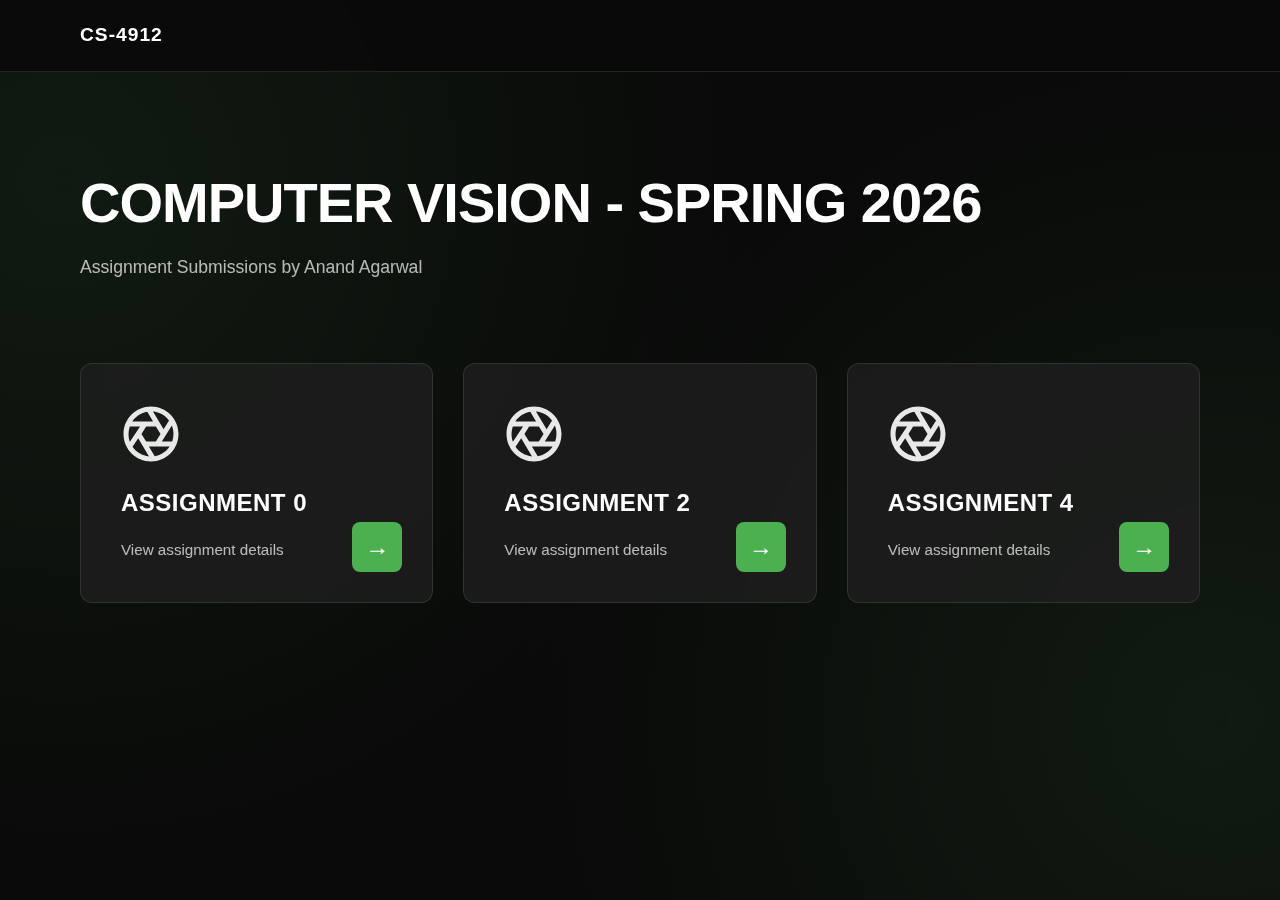
<file: index.html>
<!DOCTYPE html>
<html lang="en">
<head>
    <meta charset="UTF-8">
    <meta name="viewport" content="width=device-width, initial-scale=1.0">
    <title>Assignments</title>
    <link rel="stylesheet" href="styles.css">
</head>
<body>
    <nav class="navbar">
        <div class="nav-container">
            <div class="logo">CS-4912</div>
        </div>
    </nav>
    <div class="container">
        <header class="hero-section">
            <h1 class="hero-title">COMPUTER VISION - SPRING 2026</h1>
            <p class="hero-subtitle">Assignment Submissions by Anand Agarwal</p>
        </header>
        <main class="assignments-grid">
            <a href="assignment0.html" class="assignment-card">
                <div class="card-icon">
                    <img src="camera-shutter-svgrepo-com.svg" alt="Camera icon" />
                </div>
                <h2>ASSIGNMENT 0</h2>
                <p>View assignment details</p>
                <div class="card-arrow">→</div>
            </a>
            <a href="assignment2.html" class="assignment-card">
                <div class="card-icon">
                    <img src="camera-shutter-svgrepo-com.svg" alt="Camera icon" />
                </div>
                <h2>ASSIGNMENT 2</h2>
                <p>View assignment details </p>
                <div class="card-arrow">→</div>
            </a>
            <a href="assignment4.html" class="assignment-card">
                <div class="card-icon">
                    <img src="camera-shutter-svgrepo-com.svg" alt="Camera icon" />
                </div>
                <h2>ASSIGNMENT 4</h2>
                <p>View assignment details </p>
                <div class="card-arrow">→</div>
            </a>
        </main>
    </div>
</body>
</html>
</file>
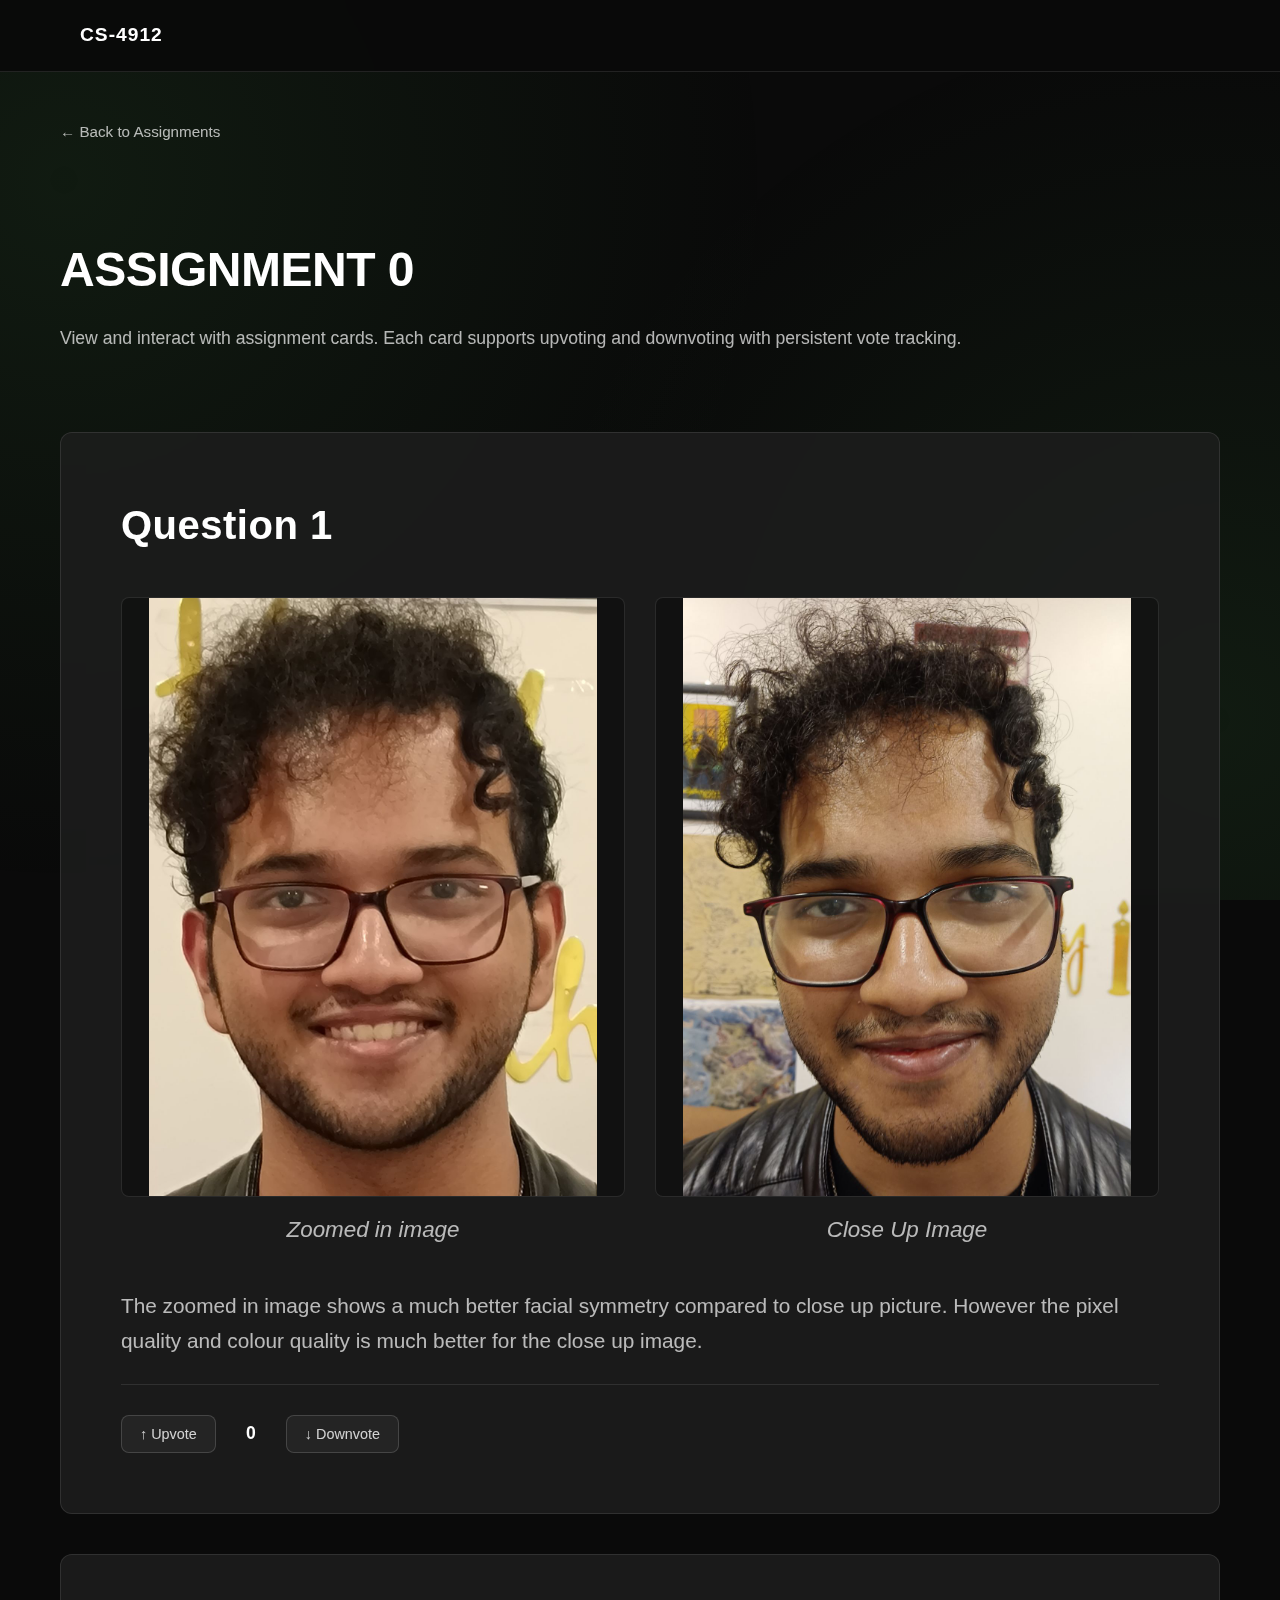
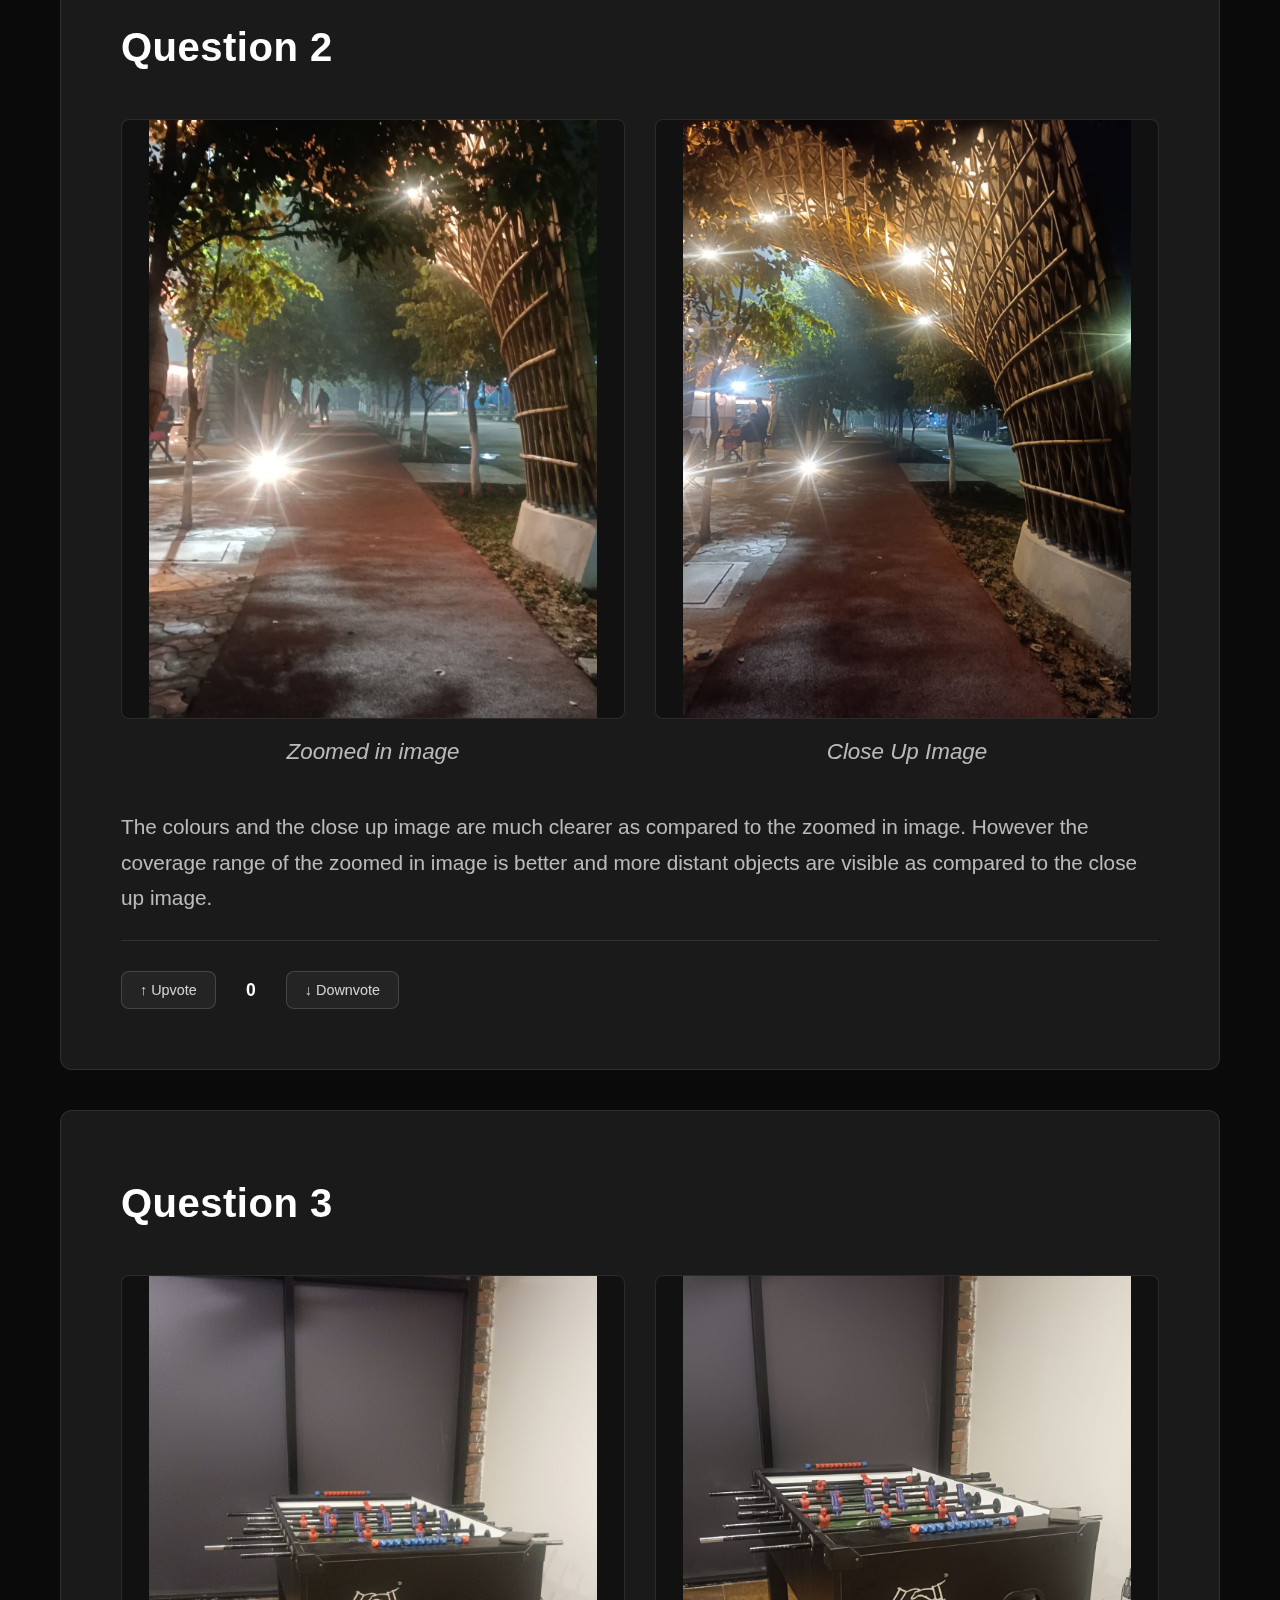
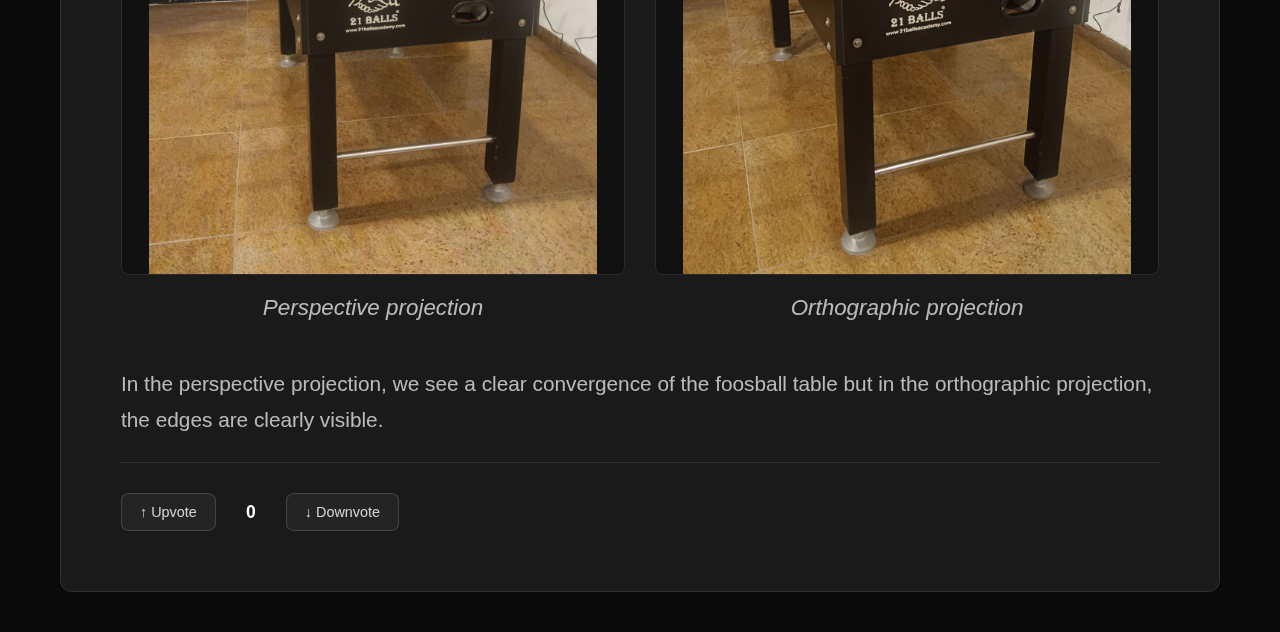
<file: assignment0.html>
<!DOCTYPE html>
<html lang="en">
<head>
    <meta charset="UTF-8">
    <meta name="viewport" content="width=device-width, initial-scale=1.0">
    <title>Assignment 0</title>
    <link rel="stylesheet" href="styles.css">
</head>
<body>
    <nav class="navbar">
        <div class="nav-container">
            <div class="logo">CS-4912</div>
        </div>
    </nav>
    <div class="container fullscreen-container">
        <a href="index.html" class="back-link">← Back to Assignments</a>
        <header class="hero-section">
            <h1 class="assignment-title">ASSIGNMENT 0</h1>
            <p class="assignment-subtitle">View and interact with assignment cards. Each card supports upvoting and downvoting with persistent vote tracking.</p>
        </header>
        <main class="cards-container fullscreen-cards" id="cardsContainer">
            <div class="card fullscreen-card" data-card-id="card-1">
                <h3 class="card-title">Question 1</h3>
                <div class="card-images">
                    <figure>
                        <img src="assignment0/q1/IMG_20260128_210532(1).jpeg" alt="Question 1 Image 1" />
                        <figcaption>Zoomed in image</figcaption>
                    </figure>
                    <figure>
                        <img src="assignment0/q1/1000146725.jpeg" alt="Question 1 Image 2" />
                        <figcaption>Close Up Image</figcaption>
                    </figure>
                </div>
                <div class="card-content">
                    <p>The zoomed in image shows a much better facial symmetry compared to close up picture. However the pixel quality and colour quality is much better for the close up image.</p>
                </div>
                <div class="vote-section">
                    <button class="vote-button upvote" onclick="vote('card-1', 'up')">↑ Upvote</button>
                    <span class="vote-count" id="count-card-1">0</span>
                    <button class="vote-button downvote" onclick="vote('card-1', 'down')">↓ Downvote</button>
                </div>
            </div>
            <div class="card fullscreen-card" data-card-id="card-2">
                <h3 class="card-title">Question 2</h3>
                <div class="card-images">
                    <figure>
                        <img src="assignment0/q2/IMG_20260128_214650.jpeg" alt="Question 2 Image 1" />
                        <figcaption>Zoomed in image</figcaption>
                    </figure>
                    <figure>
                        <img src="assignment0/q2/IMG_20260128_214717.jpeg" alt="Question 2 Image 2" />
                        <figcaption>Close Up Image</figcaption>
                    </figure>
                </div>
                <div class="card-content">
                    <p>The colours and the close up image are much clearer as compared to the zoomed in image. However the coverage range of the zoomed in image is better and more distant objects are visible as compared to the close up image.</p>
                </div>
                <div class="vote-section">
                    <button class="vote-button upvote" onclick="vote('card-2', 'up')">↑ Upvote</button>
                    <span class="vote-count" id="count-card-2">0</span>
                    <button class="vote-button downvote" onclick="vote('card-2', 'down')">↓ Downvote</button>
                </div>
            </div>
            <div class="card fullscreen-card" data-card-id="card-3">
                <h3 class="card-title">Question 3</h3>
                <div class="card-images">
                    <figure>
                        <img src="assignment0/q3/IMG_20260128_215834.jpeg" alt="Question 3 Image 1" />
                        <figcaption>Perspective projection</figcaption>
                    </figure>
                    <figure>
                        <img src="assignment0/q3/IMG_20260128_220018.jpeg" alt="Question 3 Image 2" />
                        <figcaption>Orthographic projection</figcaption>
                    </figure>
                </div>
                <div class="card-content">
                    <p>In the perspective projection, we see a clear convergence of the foosball table but in the orthographic projection, the edges are clearly visible.</p>
                </div>
                <div class="vote-section">
                    <button class="vote-button upvote" onclick="vote('card-3', 'up')">↑ Upvote</button>
                    <span class="vote-count" id="count-card-3">0</span>
                    <button class="vote-button downvote" onclick="vote('card-3', 'down')">↓ Downvote</button>
                </div>
            </div>
        </main>
    </div>
    <script src="script.js"></script>
</body>
</html>
</file>
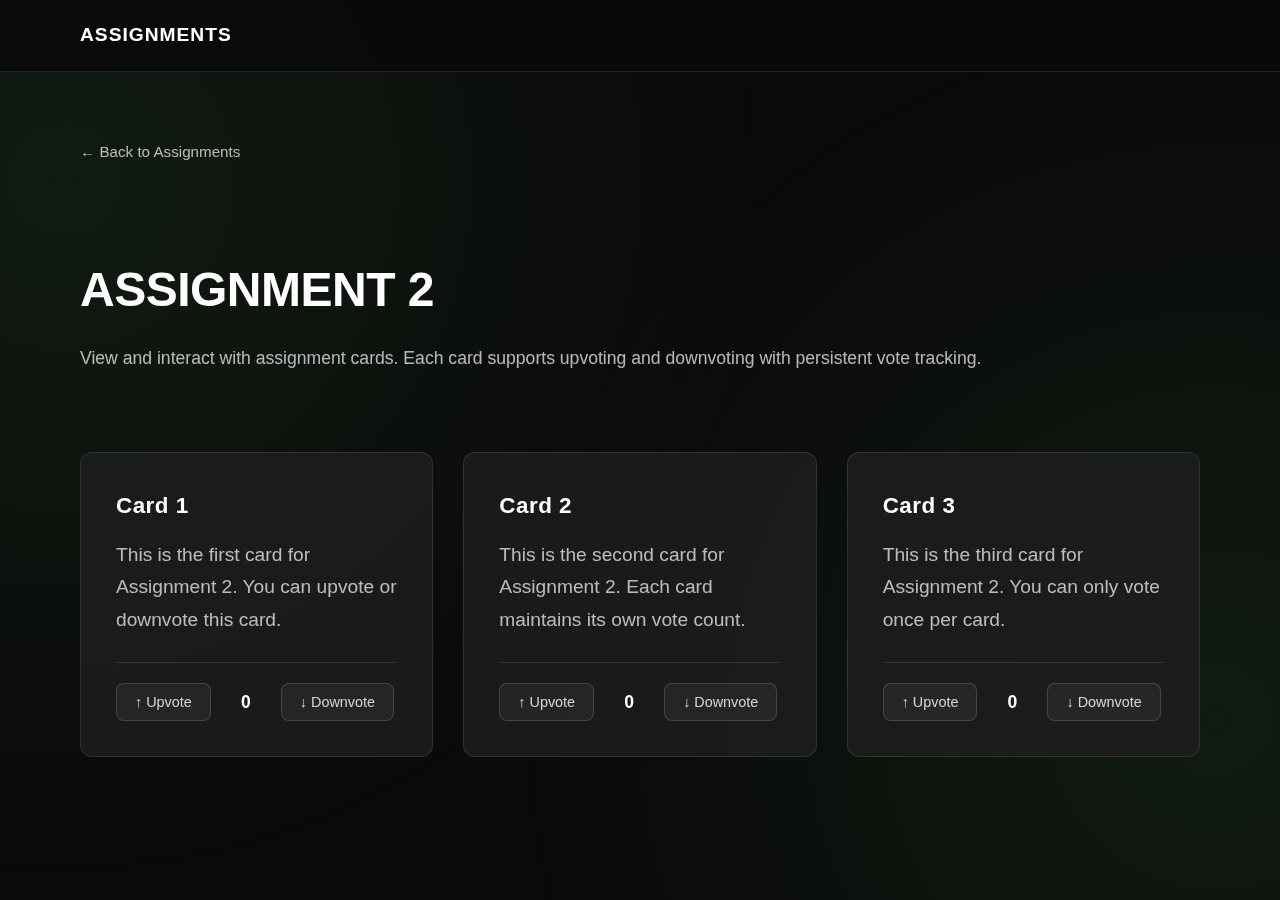
<file: assignment2.html>
<!DOCTYPE html>
<html lang="en">
<head>
    <meta charset="UTF-8">
    <meta name="viewport" content="width=device-width, initial-scale=1.0">
    <title>Assignment 2</title>
    <link rel="stylesheet" href="styles.css">
</head>
<body>
    <nav class="navbar">
        <div class="nav-container">
            <div class="logo">ASSIGNMENTS</div>
        </div>
    </nav>
    <div class="container">
        <a href="index.html" class="back-link">← Back to Assignments</a>
        <header class="hero-section">
            <h1 class="assignment-title">ASSIGNMENT 2</h1>
            <p class="assignment-subtitle">View and interact with assignment cards. Each card supports upvoting and downvoting with persistent vote tracking.</p>
        </header>
        <main class="cards-container" id="cardsContainer">
            <div class="card" data-card-id="card-1">
                <h3 class="card-title">Card 1</h3>
                <p class="card-content">This is the first card for Assignment 2. You can upvote or downvote this card.</p>
                <div class="vote-section">
                    <button class="vote-button upvote" onclick="vote('card-1', 'up')">↑ Upvote</button>
                    <span class="vote-count" id="count-card-1">0</span>
                    <button class="vote-button downvote" onclick="vote('card-1', 'down')">↓ Downvote</button>
                </div>
            </div>
            <div class="card" data-card-id="card-2">
                <h3 class="card-title">Card 2</h3>
                <p class="card-content">This is the second card for Assignment 2. Each card maintains its own vote count.</p>
                <div class="vote-section">
                    <button class="vote-button upvote" onclick="vote('card-2', 'up')">↑ Upvote</button>
                    <span class="vote-count" id="count-card-2">0</span>
                    <button class="vote-button downvote" onclick="vote('card-2', 'down')">↓ Downvote</button>
                </div>
            </div>
            <div class="card" data-card-id="card-3">
                <h3 class="card-title">Card 3</h3>
                <p class="card-content">This is the third card for Assignment 2. You can only vote once per card.</p>
                <div class="vote-section">
                    <button class="vote-button upvote" onclick="vote('card-3', 'up')">↑ Upvote</button>
                    <span class="vote-count" id="count-card-3">0</span>
                    <button class="vote-button downvote" onclick="vote('card-3', 'down')">↓ Downvote</button>
                </div>
            </div>
        </main>
    </div>
    <script src="script.js"></script>
</body>
</html>
</file>
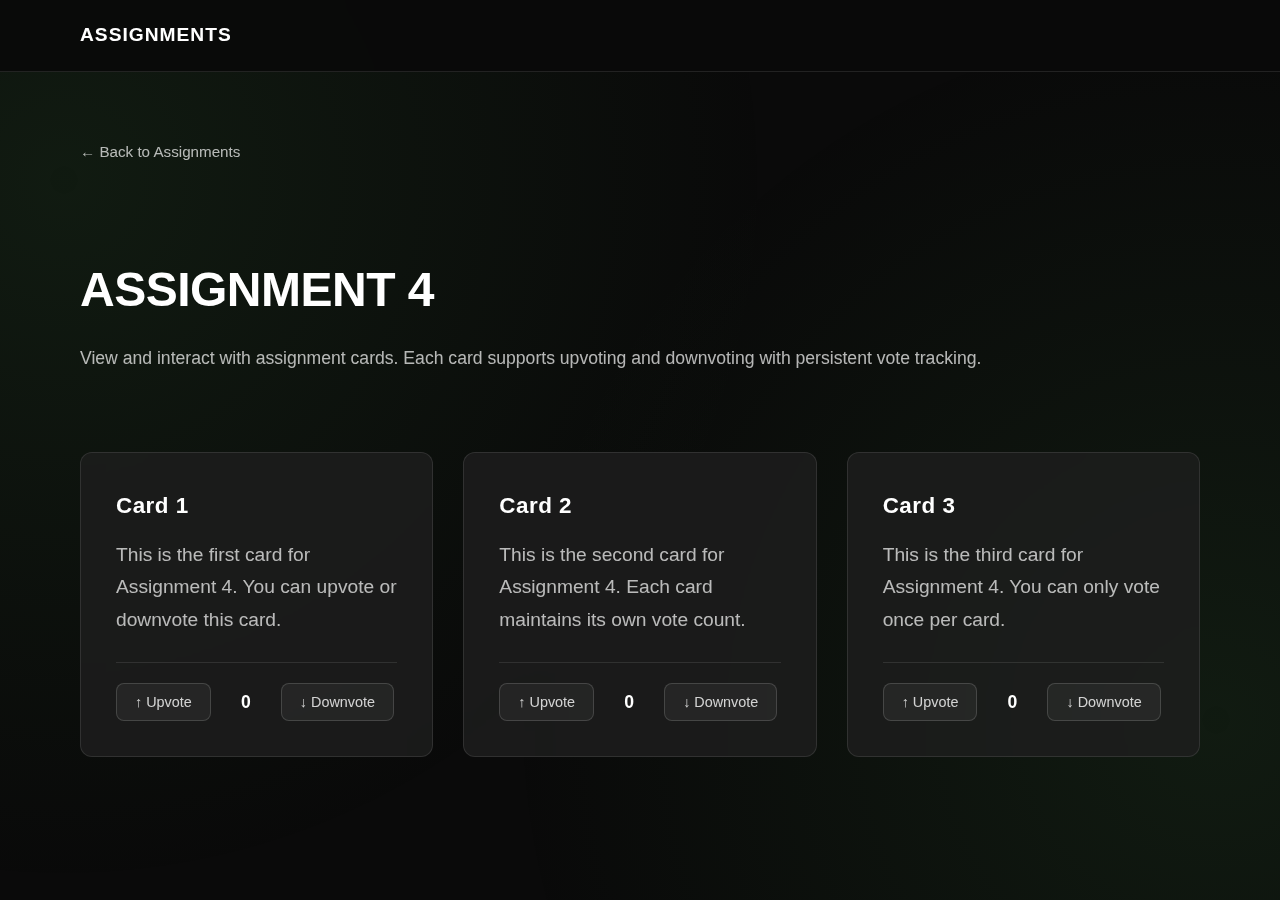
<file: assignment4.html>
<!DOCTYPE html>
<html lang="en">
<head>
    <meta charset="UTF-8">
    <meta name="viewport" content="width=device-width, initial-scale=1.0">
    <title>Assignment 4</title>
    <link rel="stylesheet" href="styles.css">
</head>
<body>
    <nav class="navbar">
        <div class="nav-container">
            <div class="logo">ASSIGNMENTS</div>
        </div>
    </nav>
    <div class="container">
        <a href="index.html" class="back-link">← Back to Assignments</a>
        <header class="hero-section">
            <h1 class="assignment-title">ASSIGNMENT 4</h1>
            <p class="assignment-subtitle">View and interact with assignment cards. Each card supports upvoting and downvoting with persistent vote tracking.</p>
        </header>
        <main class="cards-container" id="cardsContainer">
            <div class="card" data-card-id="card-1">
                <h3 class="card-title">Card 1</h3>
                <p class="card-content">This is the first card for Assignment 4. You can upvote or downvote this card.</p>
                <div class="vote-section">
                    <button class="vote-button upvote" onclick="vote('card-1', 'up')">↑ Upvote</button>
                    <span class="vote-count" id="count-card-1">0</span>
                    <button class="vote-button downvote" onclick="vote('card-1', 'down')">↓ Downvote</button>
                </div>
            </div>
            <div class="card" data-card-id="card-2">
                <h3 class="card-title">Card 2</h3>
                <p class="card-content">This is the second card for Assignment 4. Each card maintains its own vote count.</p>
                <div class="vote-section">
                    <button class="vote-button upvote" onclick="vote('card-2', 'up')">↑ Upvote</button>
                    <span class="vote-count" id="count-card-2">0</span>
                    <button class="vote-button downvote" onclick="vote('card-2', 'down')">↓ Downvote</button>
                </div>
            </div>
            <div class="card" data-card-id="card-3">
                <h3 class="card-title">Card 3</h3>
                <p class="card-content">This is the third card for Assignment 4. You can only vote once per card.</p>
                <div class="vote-section">
                    <button class="vote-button upvote" onclick="vote('card-3', 'up')">↑ Upvote</button>
                    <span class="vote-count" id="count-card-3">0</span>
                    <button class="vote-button downvote" onclick="vote('card-3', 'down')">↓ Downvote</button>
                </div>
            </div>
        </main>
    </div>
    <script src="script.js"></script>
</body>
</html>
</file>
<file: styles.css>
* {
    margin: 0;
    padding: 0;
    box-sizing: border-box;
}

body {
    font-family: -apple-system, BlinkMacSystemFont, 'Segoe UI', Roboto, Oxygen, Ubuntu, Cantarell, sans-serif;
    background-color: #0a0a0a;
    color: #ffffff;
    line-height: 1.6;
    min-height: 100vh;
    position: relative;
    overflow-x: hidden;
}

body::before {
    content: '';
    position: fixed;
    top: 0;
    left: 0;
    width: 100%;
    height: 100%;
    background-image: 
        radial-gradient(circle at 5% 20%, rgba(76, 175, 80, 0.1) 0%, transparent 50%),
        radial-gradient(circle at 95% 80%, rgba(76, 175, 80, 0.1) 0%, transparent 50%);
    pointer-events: none;
    z-index: 0;
}

.navbar {
    background-color: rgba(10, 10, 10, 0.95);
    border-bottom: 1px solid rgba(255, 255, 255, 0.1);
    padding: 20px 0;
    position: sticky;
    top: 0;
    z-index: 100;
    backdrop-filter: blur(10px);
}

.nav-container {
    max-width: 1200px;
    margin: 0 auto;
    padding: 0 40px;
}

.logo {
    font-size: 1.2rem;
    font-weight: 600;
    color: #ffffff;
    letter-spacing: 1px;
}

.container {
    max-width: 1200px;
    margin: 0 auto;
    padding: 60px 40px;
    position: relative;
    z-index: 1;
}

.container.fullscreen-container {
    max-width: 100%;
    padding: 40px 60px;
}

.hero-section {
    text-align: left;
    margin-bottom: 80px;
    padding-top: 40px;
}

.hero-title {
    font-size: 3.5rem;
    font-weight: 700;
    color: #ffffff;
    letter-spacing: -1px;
    margin-bottom: 20px;
    line-height: 1.1;
}

.hero-subtitle {
    font-size: 1.1rem;
    color: rgba(255, 255, 255, 0.7);
    max-width: 700px;
    line-height: 1.7;
}

.assignments-grid {
    display: grid;
    grid-template-columns: repeat(auto-fit, minmax(320px, 1fr));
    gap: 30px;
    margin-top: 40px;
}

.assignment-card {
    background: rgba(30, 30, 30, 0.8);
    border: 1px solid rgba(255, 255, 255, 0.1);
    border-radius: 12px;
    padding: 40px;
    text-decoration: none;
    color: inherit;
    transition: all 0.3s ease;
    cursor: pointer;
    display: block;
    position: relative;
    backdrop-filter: blur(10px);
}

.assignment-card:hover {
    transform: translateY(-6px);
    border-color: rgba(76, 175, 80, 0.5);
    box-shadow: 0 12px 40px rgba(76, 175, 80, 0.2);
    background: rgba(35, 35, 35, 0.9);
}

.card-icon {
    margin-bottom: 20px;
    opacity: 0.9;
    width: 60px;
    height: 60px;
    display: flex;
    align-items: center;
    justify-content: center;
}

.card-icon img {
    width: 100%;
    height: 100%;
    color: #ffffff;
    filter: brightness(0) invert(1);
}

.assignment-card h2 {
    font-size: 1.5rem;
    font-weight: 600;
    margin-bottom: 15px;
    color: #ffffff;
    letter-spacing: 0.5px;
}

.assignment-card p {
    color: rgba(255, 255, 255, 0.7);
    font-size: 0.95rem;
    line-height: 1.6;
    margin-bottom: 0;
}

.card-arrow {
    position: absolute;
    bottom: 30px;
    right: 30px;
    width: 50px;
    height: 50px;
    background-color: #4caf50;
    border-radius: 8px;
    display: flex;
    align-items: center;
    justify-content: center;
    font-size: 1.5rem;
    color: #ffffff;
    font-weight: 300;
    transition: transform 0.3s ease;
}

.assignment-card:hover .card-arrow {
    transform: translate(5px, -5px);
}

.back-link {
    display: inline-flex;
    align-items: center;
    margin-bottom: 40px;
    color: rgba(255, 255, 255, 0.7);
    text-decoration: none;
    font-size: 0.95rem;
    transition: all 0.2s ease;
    padding: 8px 0;
}

.back-link:hover {
    color: #4caf50;
    transform: translateX(-5px);
}

.cards-container {
    display: grid;
    grid-template-columns: repeat(auto-fill, minmax(350px, 1fr));
    gap: 30px;
    margin-top: 40px;
}

.cards-container.fullscreen-cards {
    grid-template-columns: 1fr;
    gap: 40px;
    margin-top: 40px;
}

.card {
    background: rgba(30, 30, 30, 0.8);
    border: 1px solid rgba(255, 255, 255, 0.1);
    border-radius: 12px;
    padding: 35px;
    transition: all 0.3s ease;
    backdrop-filter: blur(10px);
}

.card.fullscreen-card {
    min-height: calc(100vh - 200px);
    padding: 60px;
    display: flex;
    flex-direction: column;
    justify-content: space-between;
}

.card:hover {
    border-color: rgba(76, 175, 80, 0.3);
    box-shadow: 0 8px 30px rgba(76, 175, 80, 0.15);
    background: rgba(35, 35, 35, 0.9);
    transform: translateY(-2px);
}

.card-title {
    font-size: 1.4rem;
    font-weight: 600;
    margin-bottom: 15px;
    color: #ffffff;
    letter-spacing: 0.5px;
}

.card.fullscreen-card .card-title {
    font-size: 2.5rem;
    margin-bottom: 40px;
}

.card-content {
    color: rgba(255, 255, 255, 0.7);
    margin-bottom: 25px;
    font-size: 1.2rem;
    line-height: 1.7;
}

.card.fullscreen-card .card-content {
    font-size: 1.3rem;
}

.card-images {
    display: grid;
    grid-template-columns: 1fr 1fr;
    gap: 15px;
    margin-bottom: 25px;
    flex: 1;
}

.card-images figure {
    margin: 0;
    display: flex;
    flex-direction: column;
}

.card-images figcaption {
    margin-top: 10px;
    font-size: 1.2rem;
    color: rgba(255, 255, 255, 0.6);
    text-align: center;
    font-style: italic;
}

.card.fullscreen-card .card-images figcaption {
    font-size: 1.4rem;
    margin-top: 15px;
    color: rgba(255, 255, 255, 0.7);
}

.card.fullscreen-card .card-images {
    gap: 30px;
    margin-bottom: 40px;
}

.card-images img {
    width: 100%;
    height: auto;
    border-radius: 8px;
    object-fit: cover;
    border: 1px solid rgba(255, 255, 255, 0.1);
    transition: transform 0.3s ease;
}

.card.fullscreen-card .card-images img {
    height: 100%;
    min-height: 400px;
    max-height: 600px;
    object-fit: contain;
    background: rgba(0, 0, 0, 0.3);
}

.card-images img:hover {
    transform: scale(1.02);
    border-color: rgba(76, 175, 80, 0.3);
}

.vote-section {
    display: flex;
    align-items: center;
    gap: 15px;
    padding-top: 20px;
    border-top: 1px solid rgba(255, 255, 255, 0.1);
}

.card.fullscreen-card .vote-section {
    padding-top: 30px;
    margin-top: auto;
}

.vote-button {
    background: rgba(255, 255, 255, 0.05);
    border: 1px solid rgba(255, 255, 255, 0.15);
    border-radius: 8px;
    padding: 10px 18px;
    cursor: pointer;
    font-size: 0.9rem;
    color: rgba(255, 255, 255, 0.8);
    transition: all 0.2s ease;
    display: flex;
    align-items: center;
    gap: 6px;
    font-weight: 500;
}

.vote-button:hover:not(:disabled) {
    background-color: rgba(255, 255, 255, 0.1);
    border-color: rgba(255, 255, 255, 0.3);
    color: #ffffff;
}

.vote-button:disabled {
    opacity: 0.4;
    cursor: not-allowed;
}

.vote-button.upvote.active {
    color: #4caf50;
    border-color: #4caf50;
    background-color: rgba(76, 175, 80, 0.15);
}

.vote-button.downvote.active {
    color: #f44336;
    border-color: #f44336;
    background-color: rgba(244, 67, 54, 0.15);
}

.vote-count {
    font-size: 1.1rem;
    font-weight: 600;
    color: #ffffff;
    min-width: 40px;
    text-align: center;
    padding: 0 10px;
}

.assignment-title {
    font-size: 3rem;
    font-weight: 700;
    margin-bottom: 15px;
    color: #ffffff;
    letter-spacing: -0.5px;
}

.assignment-subtitle {
    color: rgba(255, 255, 255, 0.7);
    font-size: 1.1rem;
    margin-bottom: 50px;
    line-height: 1.6;
}

@media (max-width: 768px) {
    .container {
        padding: 40px 20px;
    }
    
    .nav-container {
        padding: 0 20px;
    }
    
    .hero-title {
        font-size: 2.5rem;
    }
    
    .hero-subtitle {
        font-size: 1rem;
    }
    
    .assignments-grid {
        grid-template-columns: 1fr;
        gap: 20px;
    }
    
    .cards-container {
        grid-template-columns: 1fr;
        gap: 20px;
    }
    
    .assignment-title {
        font-size: 2rem;
    }
    
    .card {
        padding: 25px;
    }
    
    .card.fullscreen-card {
        min-height: calc(100vh - 150px);
        padding: 30px 20px;
    }
    
    .card.fullscreen-card .card-title {
        font-size: 1.8rem;
        margin-bottom: 25px;
    }
    
    .card.fullscreen-card .card-images {
        gap: 15px;
        margin-bottom: 25px;
    }
    
    .card.fullscreen-card .card-images img {
        min-height: 250px;
        max-height: 400px;
    }
    
    .container.fullscreen-container {
        padding: 20px;
    }
    
    .card-arrow {
        width: 45px;
        height: 45px;
        bottom: 25px;
        right: 25px;
    }
}
</file>
